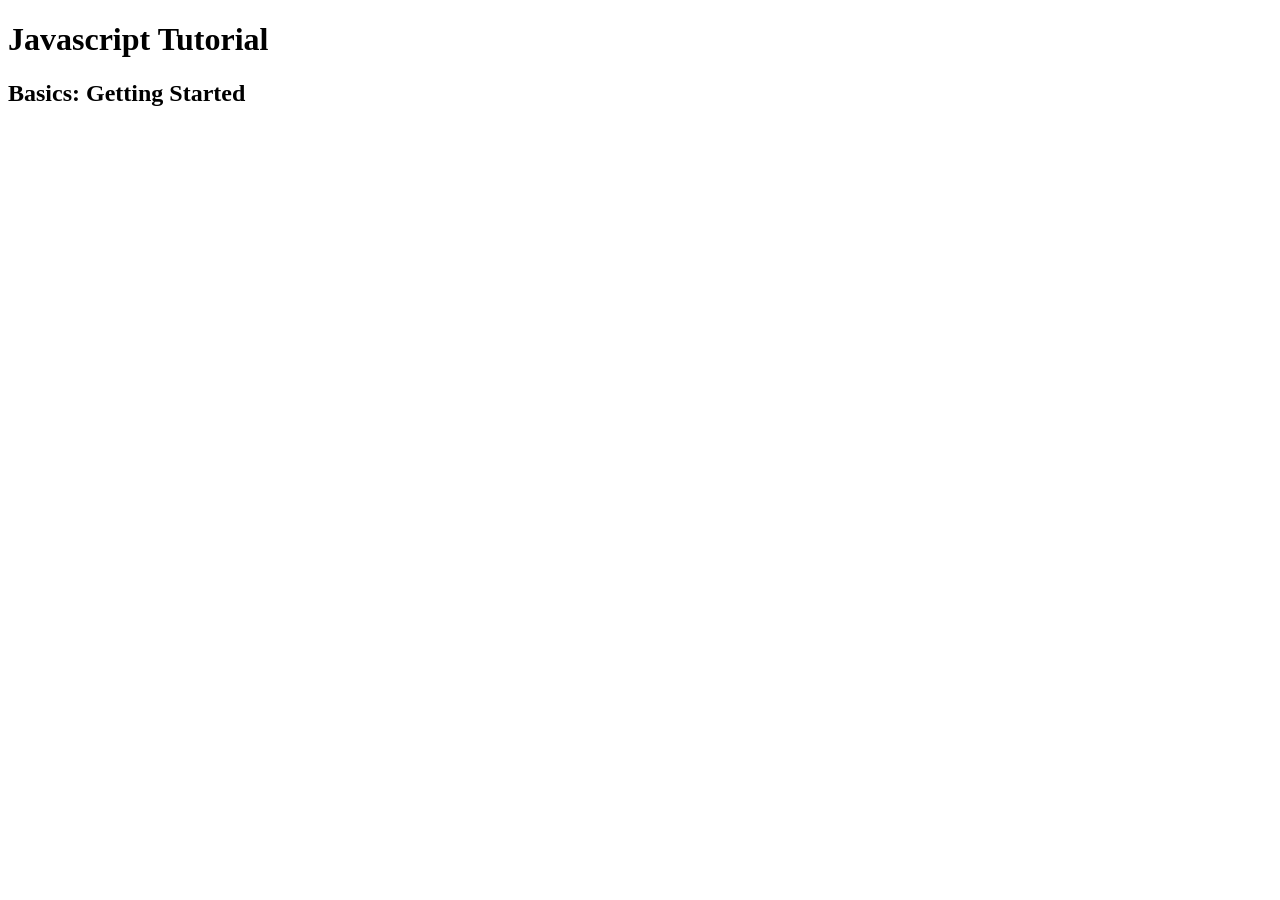
<file: JavaScript/index.html>
<!DOCTYPE html>
<html lang="en">

<head>
  <meta charset="UTF-8">
  <meta name="viewport" content="width=device-width, initial-scale=1.0">
  <meta http-equiv="X-UA-Compatible" content="ie=edge">

  <title>Document</title>
</head>

<body>
  <h1>Javascript Tutorial</h1>
  <h2>Basics: Getting Started</h2>

  <script src="14_object_constructors.js"></script>

</body>

</html>
</file>
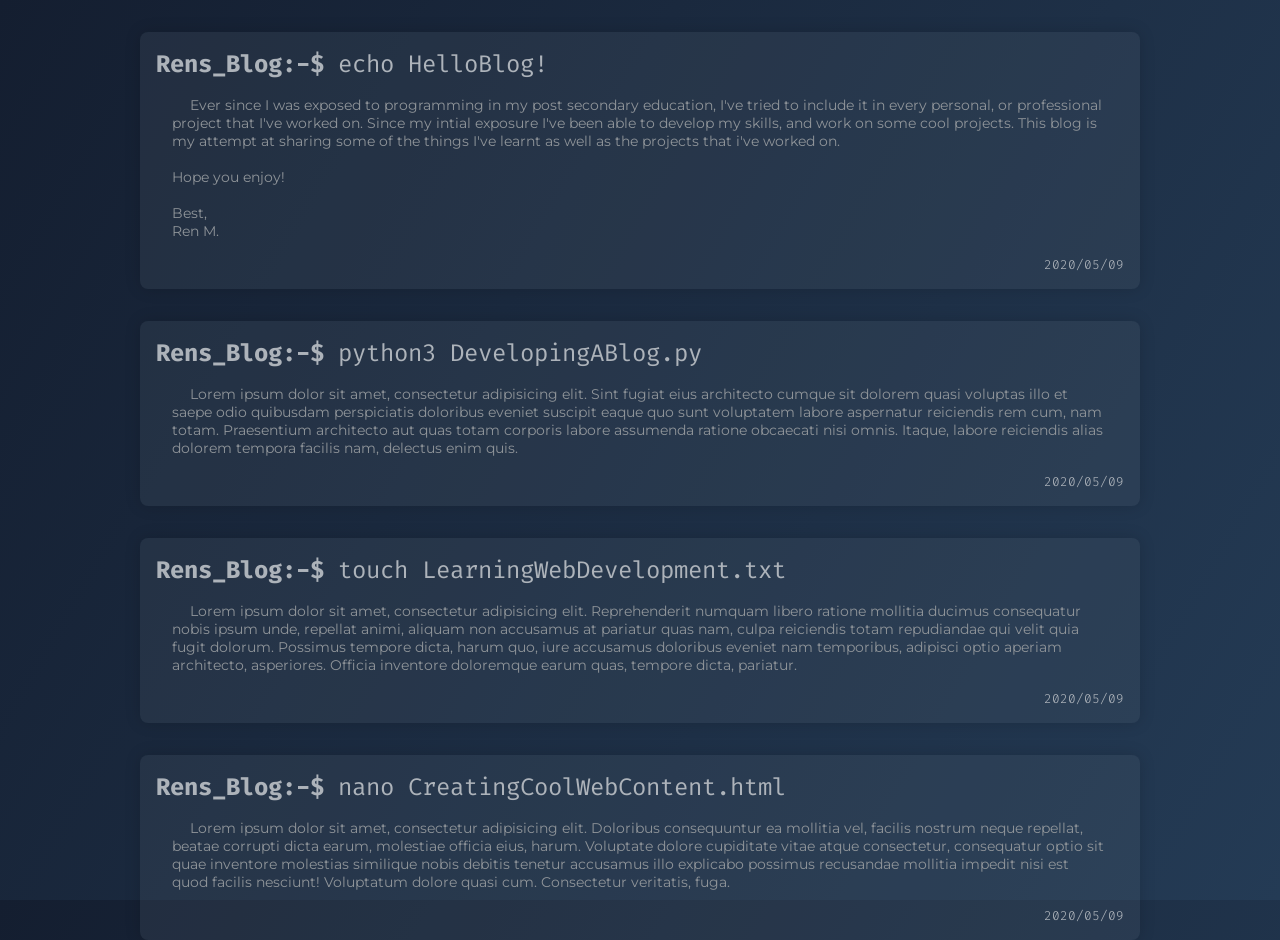
<file: PersonalBlog/index.html>
<!DOCTYPE html>
<html lang="en">


<head>
    <meta charset="UTF-8">
    <meta name="viewport" content="width=device-width, initial-scale=1.0">
    <meta http-equiv="X-UA-Compatible" content="ie=edge">

    <link href="https://fonts.googleapis.com/css?family=Fira+Code:300,400|Montserrat:300,400&display=swap" rel="stylesheet"> <!-- Import Fonts -->

    <link rel="shortcut icon" href="fire_favicon.ico" /> <!-- Link Favicon -->
    <link rel="stylesheet" type="text/css" href="style.css"> <!-- Link Stylesheet -->
    <title>A Blog By Ren</title>

</head>
<body>



    <div id="MainContent">

        <div class="blog_entry" id="Intro">
            <h1>
                <b>Rens_Blog:-$ </b> echo HelloBlog!
            </h1>

            <p>
                &emsp; Ever since I was exposed to programming in my post secondary education, I've tried to include it in every
                personal, or professional project that I've worked on.

                Since my intial exposure I've been able to develop my skills, and work on some cool projects. This blog
                is my attempt at sharing some of the things I've learnt as well as the projects that i've worked on. <br><br>

                Hope you enjoy! <br><br>

                Best, <br>
                Ren M.
            </p>

            <h2 class="Date">2020/05/09</h2>
        </div>


        <div class="blog_entry">
            <h1>
                <b>Rens_Blog:-$ </b> python3 DevelopingABlog.py
            </h1>

            <p>
                &emsp; Lorem ipsum dolor sit amet, consectetur adipisicing elit. Sint fugiat eius architecto cumque sit dolorem quasi voluptas illo et saepe odio quibusdam perspiciatis doloribus eveniet suscipit eaque quo sunt voluptatem labore aspernatur reiciendis rem cum, nam totam. Praesentium architecto aut quas totam corporis labore assumenda ratione obcaecati nisi omnis. Itaque, labore reiciendis alias dolorem tempora facilis nam, delectus enim quis.
            </p>

            <h2 class="Date">2020/05/09</h2>
        </div>


        <div class="blog_entry">
            <h1>
                <b>Rens_Blog:-$ </b> touch LearningWebDevelopment.txt
            </h1>

            <p>
                &emsp; Lorem ipsum dolor sit amet, consectetur adipisicing elit. Reprehenderit numquam libero ratione mollitia ducimus consequatur nobis ipsum unde, repellat animi, aliquam non accusamus at pariatur quas nam, culpa reiciendis totam repudiandae qui velit quia fugit dolorum. Possimus tempore dicta, harum quo, iure accusamus doloribus eveniet nam temporibus, adipisci optio aperiam architecto, asperiores. Officia inventore doloremque earum quas, tempore dicta, pariatur.
            </p>

            <h2 class="Date">2020/05/09</h2>
        </div>


        <div class="blog_entry">
            <h1>
                <b>Rens_Blog:-$ </b> nano CreatingCoolWebContent.html
            </h1>

            <p>
                &emsp; Lorem ipsum dolor sit amet, consectetur adipisicing elit. Doloribus consequuntur ea mollitia vel, facilis nostrum neque repellat, beatae corrupti dicta earum, molestiae officia eius, harum. Voluptate dolore cupiditate vitae atque consectetur, consequatur optio sit quae inventore molestias similique nobis debitis tenetur accusamus illo explicabo possimus recusandae mollitia impedit nisi est quod facilis nesciunt! Voluptatum dolore quasi cum. Consectetur veritatis, fuga.
            </p>

            <h2 class="Date">2020/05/09</h2>
        </div>
    </div>



</body>
</html>
</file>
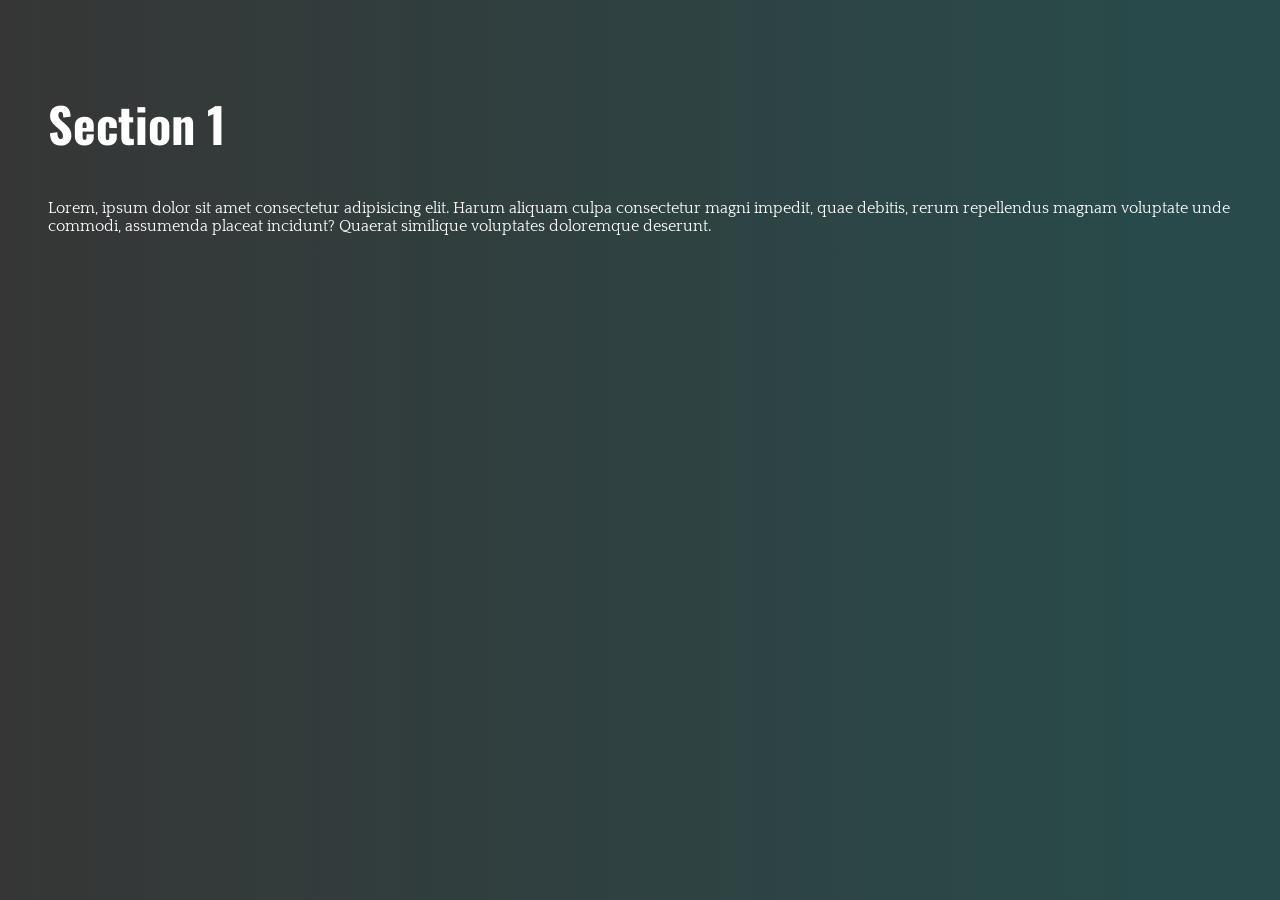
<file: ResponsiveDesign/index.html>
<!DOCTYPE html>
<html lang="en">
<head>
    <meta charset="UTF-8">
    <meta name="viewport" content="width=device-width, initial-scale=1.0">
    <meta http-equiv="X-UA-Compatible" content="ie=edge">
    <link rel="preconnect" href="https://fonts.gstatic.com">
    <link href="https://fonts.googleapis.com/css2?family=Oswald&family=Quattrocento&display=swap" rel="stylesheet">
    <link rel="stylesheet" type="text/css" href="styles/style.css">
    <title>SnapScroll</title>

</head>

<body>

    <div class="scroll-container">
        <section>
          <h2>Section 1</h2>
          <p>Lorem, ipsum dolor sit amet consectetur adipisicing elit. Harum aliquam culpa consectetur magni impedit, quae debitis, rerum repellendus magnam voluptate unde commodi, assumenda placeat incidunt? Quaerat similique voluptates doloremque deserunt.</p>
        </section>

        <section>
          <h2>Section 2</h2>
          <p>Lorem, ipsum dolor sit amet consectetur adipisicing elit. Harum aliquam culpa consectetur magni impedit, quae debitis, rerum repellendus magnam voluptate unde commodi, assumenda placeat incidunt? Quaerat similique voluptates doloremque deserunt.</p>
        </section>

        <section>
          <h2>Section 3</h2>
          <p>Lorem, ipsum dolor sit amet consectetur adipisicing elit. Harum aliquam culpa consectetur magni impedit, quae debitis, rerum repellendus magnam voluptate unde commodi, assumenda placeat incidunt? Quaerat similique voluptates doloremque deserunt.</p>
        </section>

        <section>
          <h2>Section 4</h2>
          <p>Lorem, ipsum dolor sit amet consectetur adipisicing elit. Harum aliquam culpa consectetur magni impedit, quae debitis, rerum repellendus magnam voluptate unde commodi, assumenda placeat incidunt? Quaerat similique voluptates doloremque deserunt.</p>
        </section>
      </div>

</body>
</html>
</file>
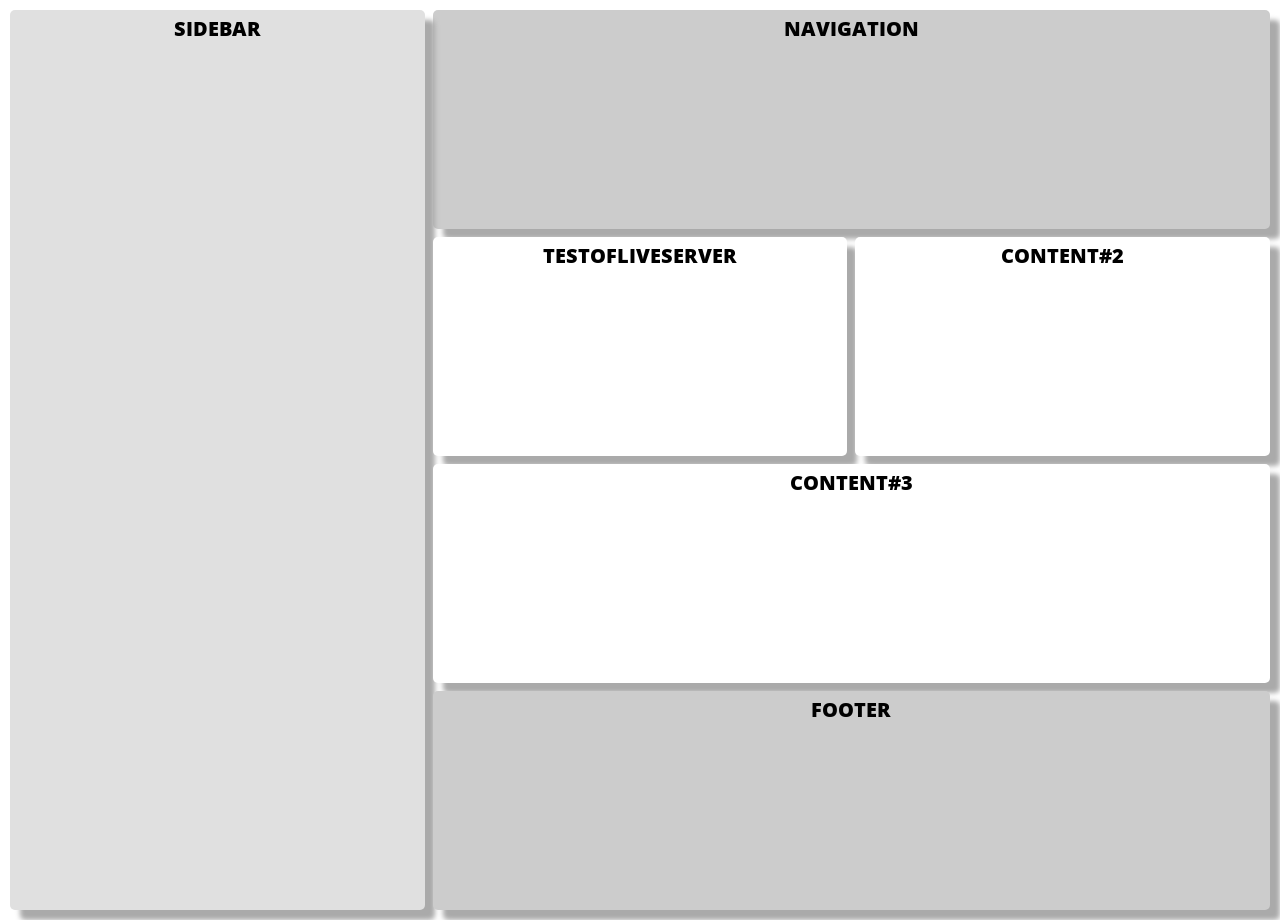
<file: ResponsiveDesign_1/index.html>
<!DOCTYPE html>
<html lang="en">
<head>
    <meta charset="UTF-8">
    <meta name="viewport" content="width=device-width, initial-scale=1.0">
    <meta http-equiv="X-UA-Compatible" content="ie=edge">
    <link rel="preconnect" href="https://fonts.gstatic.com">
    <link href="https://fonts.googleapis.com/css2?family=Open+Sans:wght@400;600&display=swap" rel="stylesheet">
    <link rel="stylesheet" type="text/css" href="styles/style.css">
    <title>ResponsiveDesign</title>

</head>

<body>

    <div class="container">
        <nav>Navigation</nav>
        <div id="sidebar">Sidebar</div>
        <div id="content_1">TestOfLiveServer</div>
        <div id="content_2">Content#2</div>
        <div id="content_3">Content#3</div>
        <footer>Footer</footer>
    </div>

</body>
</html>
</file>
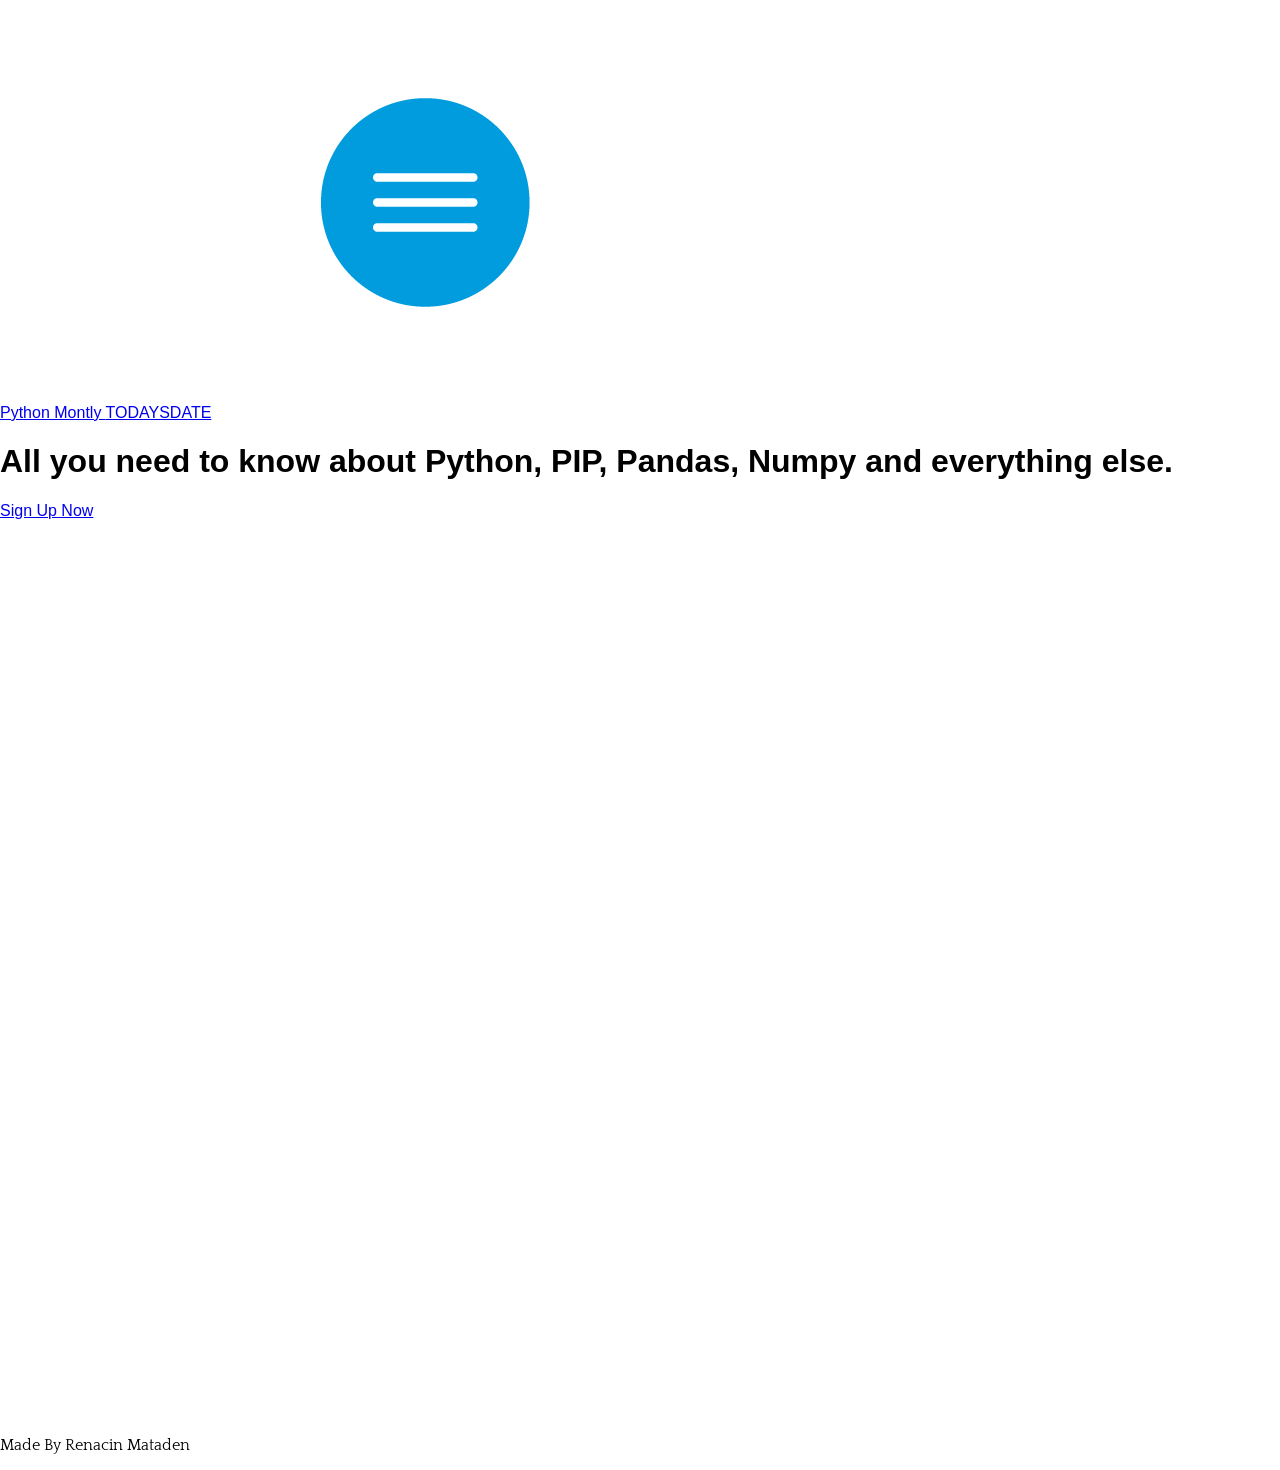
<file: SVG_Backgrounds/index.html>
<!DOCTYPE html>
<html lang="en">

<head>
    <meta charset="UTF-8">
    <meta name="viewport" content="width=device-width, initial-scale=1.0">
    <meta http-equiv="X-UA-Compatible" content="ie=edge">
    <link rel="preconnect" href="https://fonts.gstatic.com">
    <link href="https://fonts.googleapis.com/css2?family=Oswald&family=Quattrocento&display=swap" rel="stylesheet">
    <link rel="stylesheet" type="text/css" href="styles/style.css">
    <title>Design Tutorial | Home</title>

    <!-- Following Caler Edwards Tutorial: https://www.youtube.com/watch?v=TCaktFI3wCA -->
    <!-- SVG Backgrounds In Responsive Website -->
</head>


<body>

    <!-- Organize Different Sections Effectively! | HEADER SECTION -->
    <header>

        <!-- Main Navigation -->
        <nav>
            <a href="#">Python Montly <span>TODAYSDATE</span></a>
            <a href="#"><img src="images/nav_icon-04.png" alt="NavIcon"></a>
        </nav>

        <!-- Main Body -->
        <h1>All you need to know about Python, PIP, Pandas, Numpy and everything else.</h1>
        <a href="#" class="btnOutline">Sign Up Now</a>

    </header>

    <!-- Main Section -->
    <section class="mainbody">
        <p></p>
    </section>

    <!-- Last Sction On Page Should Be | Footer Section -->
    <footer>
        <p>Made By Renacin Mataden</p>
    </footer>

</body>

</html>
</file>
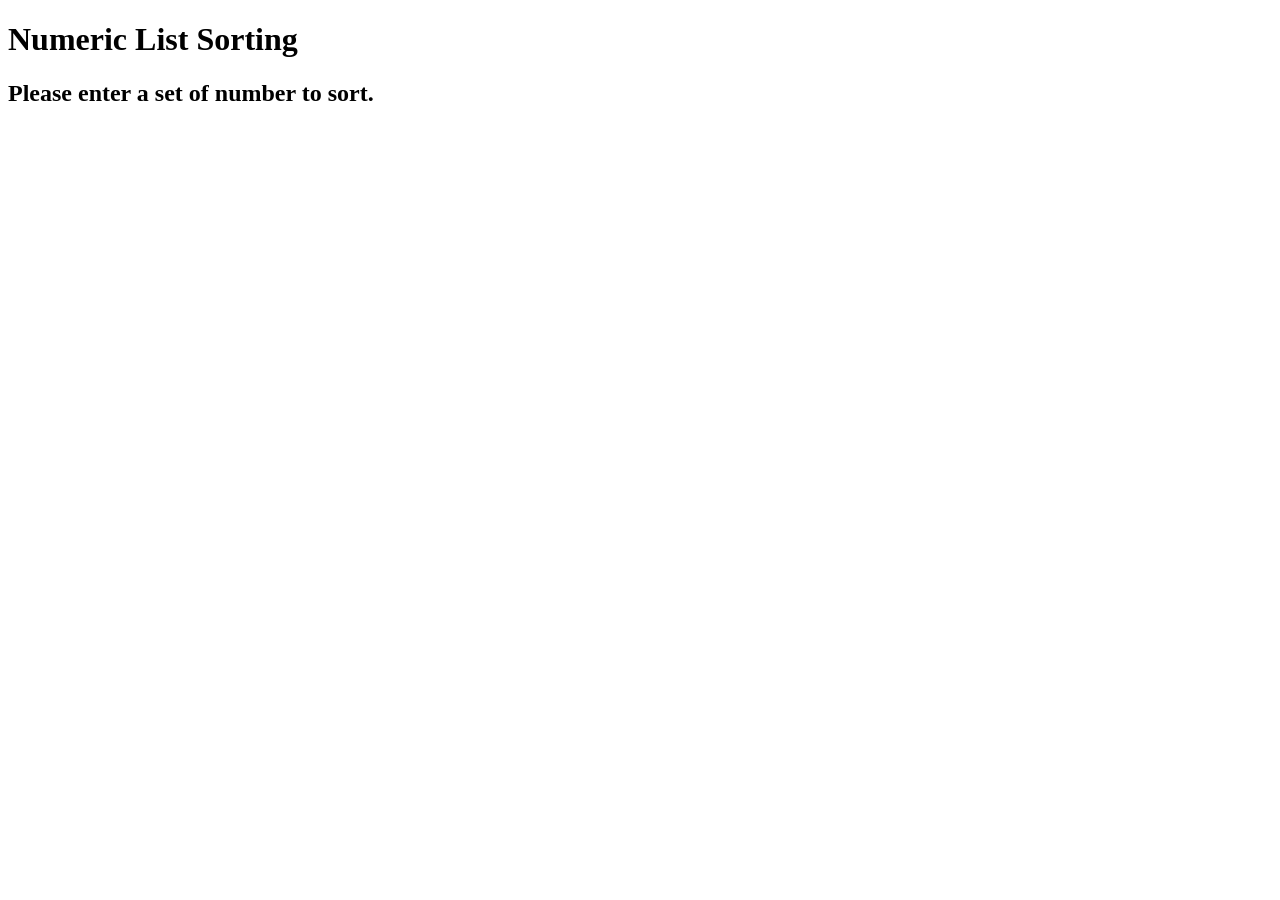
<file: JavaScript/Test_Websites/index.html>
<!DOCTYPE html>
<html lang="en">

<head>
  <meta charset="UTF-8">
  <meta name="viewport" content="width=device-width, initial-scale=1.0">
  <meta http-equiv="X-UA-Compatible" content="ie=edge">

  <title>Sort List</title>
</head>

<body>
  <h1>Numeric List Sorting</h1>
  <h2>Please enter a set of number to sort.</h2>

  <script src="script.js"></script>

</body>

</html>
</file>
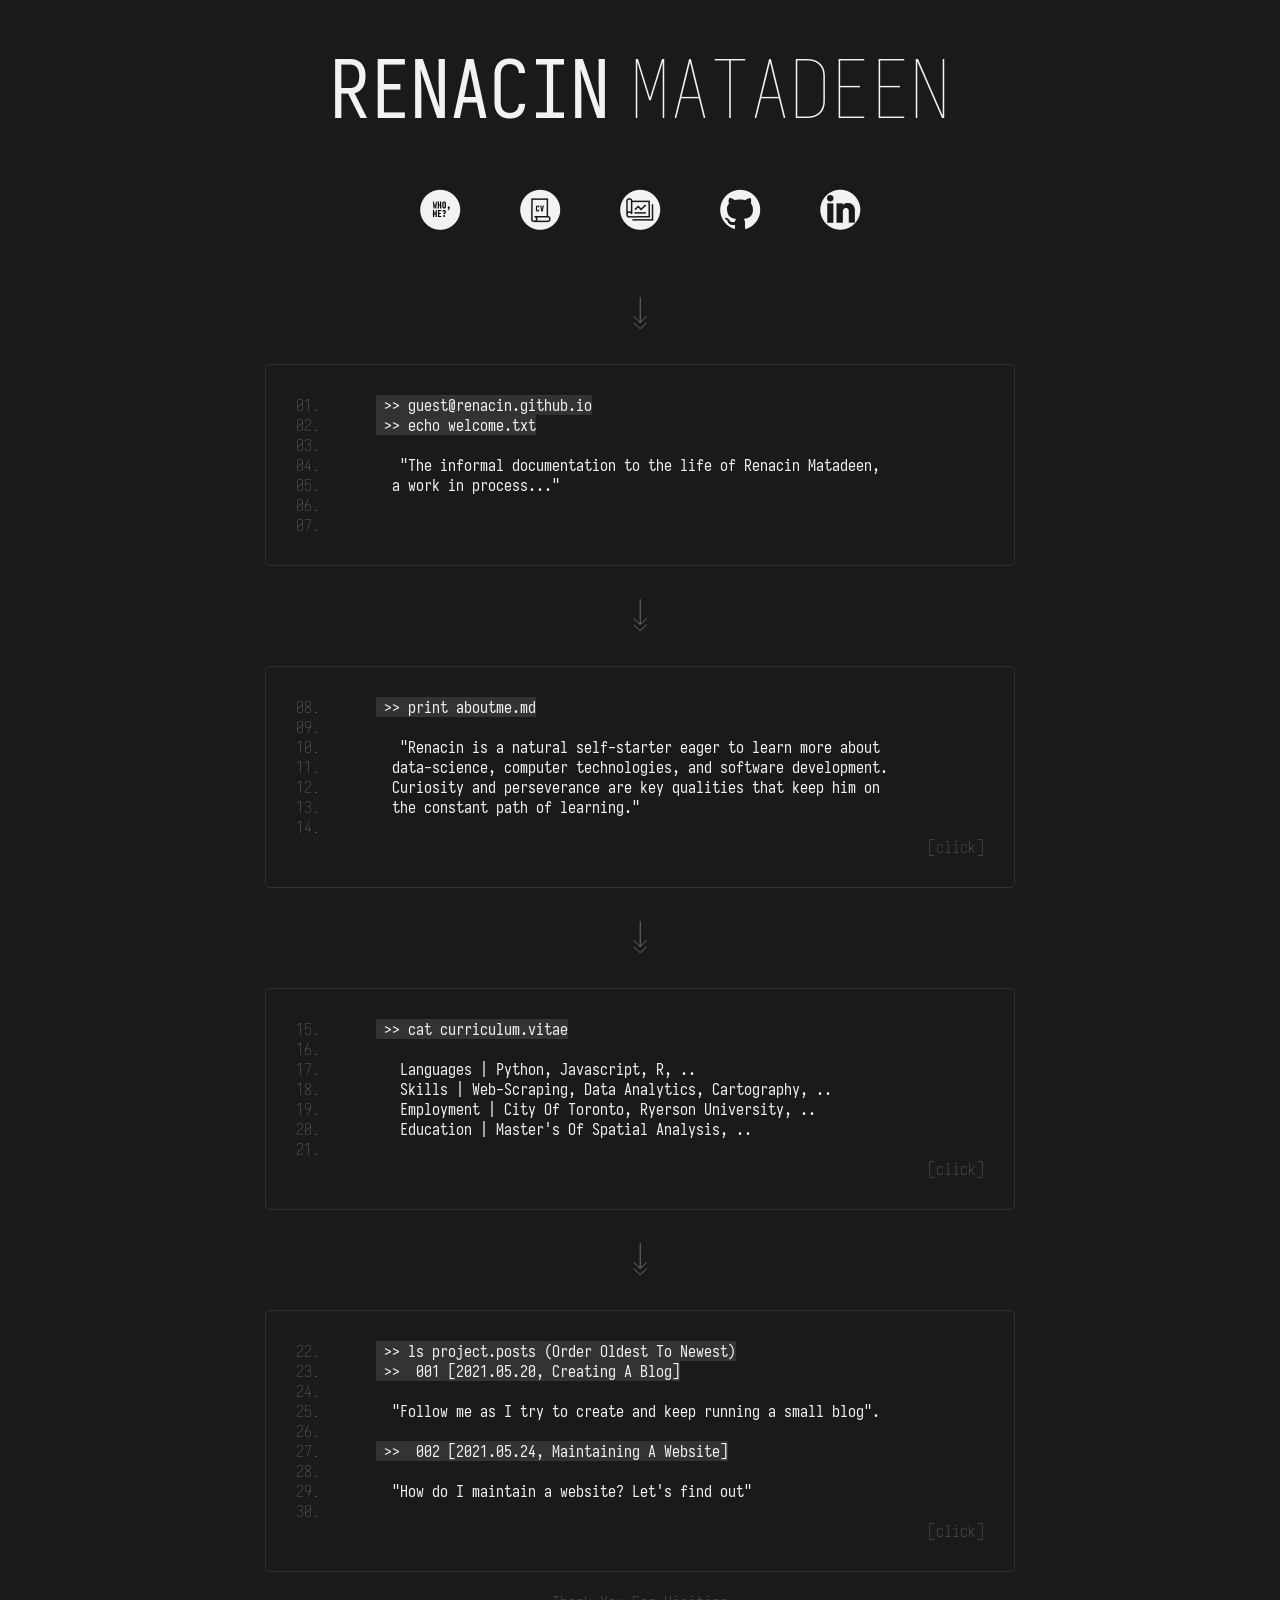
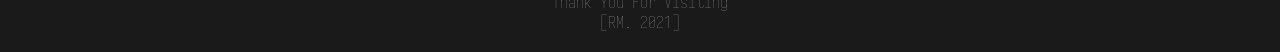
<file: PersonalWebsite/Main/index.html>
<!DOCTYPE html>
<html lang="en">

<!-- Meta Of HTML Page -->
<head>
    <meta charset="UTF-8">
    <meta name="viewport" content="width=device-width, initial-scale=1.0">
    <meta http-equiv="X-UA-Compatible" content="ie=edge">
    <link rel="stylesheet" type="text/css" href="style.css">

    <title>Renacin M.</title>
</head>


<!-- Main Body Of WebPage -->
<body>


    <!-- Element #1 Name Header -->
    <div class="add_items">
        <p>&emsp;</p>
        <p>&emsp;</p>
        <a href="index.html" title="Main">
            <p class="ans_colr">
                <span id="FirstName">RENACIN</span><span id="LastName">MATADEEN</span>
            </p>
        </a>
        <p>&emsp;</p>
    </div>


    <!-- Element #2 Navigation Header -->
    <div class="add_items">
        <ul class=nav_list>

            <!-- Link To About Me Page -->
            <a href="zPages/about/index.html">
                <li class="ans_colr" id="nav_items"><img src="images/abouticon.png" class="icon_images" title="About Me"></li>
            </a>

            <!-- Link To Entire Curriculum Vitae -->
            <a href="zPages/cv/index.html">
                <li class="ans_colr" id="nav_items"> <img src="images/cvicon.png" class="icon_images" title="Curriculum Vitae"> </li>
            </a>

            <!-- Link To Projects Page -->
            <a href="zPages/projects/index.html">
                <li class="ans_colr" id="nav_items"> <img src="images/projectsicon.png" class="icon_images" title="Personal Projects"> </li>
            </a>

            <!-- Github Link-->
            <a href="https://github.com/renacin">
                <li class="ans_colr" id="nav_items"> <img src="images/githubicon.png" class="icon_images" title="Github Link"> </li>
            </a>

            <!-- Linkedin Link-->
            <a href="https://www.linkedin.com/in/renacin/">
                <li class="ans_colr" id="nav_items"> <img src="images/linkedinicon.png" class="icon_images" title="Linkedin Link"> </li>
            </a>

        </ul>
    </div>


    <!-- Scroll Graphic -->
    <img src="images/scrollarrow.png" class="scrollicon">


    <!-- Element #2 Welcome Blurb-->
    <div class="blurb" id="Welcome">
        <p>
            <span class="ans_colr">01.</span> &emsp;&emsp;&emsp;&emsp;&emsp;&emsp;<span class="code_back"> >>&ensp;guest@renacin.github.io </span><br>
            <span class="ans_colr">02.</span> &emsp;&emsp;&emsp;&emsp;&emsp;&emsp;<span class="code_back"> >>&ensp;echo welcome.txt </span><br>
            <span class="ans_colr">03.</span> <br>
            <span class="ans_colr">04.</span> &emsp;&emsp;&emsp;&emsp;&ensp;&emsp;&emsp;&emsp; "The informal documentation to the life of Renacin Matadeen, <br>
            <span class="ans_colr">05.</span> &emsp;&emsp;&emsp;&ensp;&emsp;&emsp;&emsp; a work in process..." <br>
            <span class="ans_colr">06.</span> <br>
            <span class="ans_colr">07.</span> <br>
        </p>
    </div>


    <!-- Scroll Graphic -->
    <img src="images/scrollarrow.png" class="scrollicon">


    <!-- Element #3 About Me Blurb-->
    <a style="display:block" href="zPages/about/index.html">
        <div class="blurb" id="About_Brief">
            <p>
                <span class="ans_colr">08.</span> &emsp;&emsp;&emsp;&emsp;&emsp;&emsp;<span class="code_back"> >>&ensp;print aboutme.md </span><br>
                <span class="ans_colr">09.</span> <br>
                <span class="ans_colr">10.</span> &emsp;&emsp;&emsp;&emsp;&emsp;&emsp;&emsp;&ensp; "Renacin is a natural self-starter eager to learn more about <br>
                <span class="ans_colr">11.</span> &emsp;&emsp;&emsp;&ensp;&emsp;&emsp;&emsp; data-science, computer technologies, and software development. <br>
                <span class="ans_colr">12.</span> &emsp;&emsp;&emsp;&ensp;&emsp;&emsp;&emsp; Curiosity and perseverance are key qualities that keep him on <br>
                <span class="ans_colr">13.</span> &emsp;&emsp;&emsp;&ensp;&emsp;&emsp;&emsp; the constant path of learning." <br>
                <span class="ans_colr">14.</span> <br>
            </p>
            <p align="right">
                <span class="ans_colr">[click]</span>
            </p>
        </div>
    </a>


    <!-- Scroll Graphic -->
    <img src="images/scrollarrow.png" class="scrollicon">


    <!-- Element #4 C.V-->
    <a style="display:block" href="zPages/cv/index.html">
        <div class="blurb" id="CurriculumVitae">
            <p>
                <span class="ans_colr">15.</span> &emsp;&emsp;&emsp;&emsp;&emsp;&emsp;<span class="code_back"> >>&ensp;cat curriculum.vitae </span><br>
                <span class="ans_colr">16.</span> <br>
                <span class="ans_colr">17.</span> &emsp;&emsp;&emsp;&ensp;&emsp;&emsp;&emsp;&ensp; Languages | Python, Javascript, R, .. <br>
                <span class="ans_colr">18.</span> &emsp;&emsp;&emsp;&ensp;&emsp;&emsp;&emsp;&ensp; Skills | Web-Scraping, Data Analytics, Cartography, .. <br>
                <span class="ans_colr">19.</span> &emsp;&emsp;&emsp;&ensp;&emsp;&emsp;&emsp;&ensp; Employment | City Of Toronto, Ryerson University, .. <br>
                <span class="ans_colr">20.</span> &emsp;&emsp;&emsp;&ensp;&emsp;&emsp;&emsp;&ensp; Education | Master's Of Spatial Analysis, .. <br>
                <span class="ans_colr">21.</span> <br>
            </p>
            <p align="right">
                <span class="ans_colr">[click]</span>
            </p>
        </div>
    </a>


    <!-- Scroll Graphic -->
    <img src="images/scrollarrow.png" class="scrollicon">


    <!-- Element #5 Projects -->
    <a style="display:block" href="zPages/projects/index.html">
        <div class="blurb" id="ProjectsAndBlog">
            <p>
                <span class="ans_colr">22.</span> &emsp;&emsp;&emsp;&emsp;&emsp;&emsp;<span class="code_back"> >>&ensp;ls project.posts (Order Oldest To Newest)</span><br>
                <span class="ans_colr">23.</span> &emsp;&emsp;&emsp;&emsp;&emsp;&emsp;<span class="code_back"> >>&ensp; 001 [2021.05.20, Creating A Blog] </span><br>
                <span class="ans_colr">24.</span> <br>
                <span class="ans_colr">25.</span> &emsp;&emsp;&emsp;&ensp;&emsp;&emsp;&emsp; "Follow me as I try to create and keep running a small blog". <br>
                <span class="ans_colr">26.</span> <br>
                <span class="ans_colr">27.</span> &emsp;&emsp;&emsp;&emsp;&emsp;&emsp;<span class="code_back"> >>&ensp; 002 [2021.05.24, Maintaining A Website] </span><br>
                <span class="ans_colr">28.</span> <br>
                <span class="ans_colr">29.</span> &emsp;&emsp;&emsp;&ensp;&emsp;&emsp;&emsp; "How do I maintain a website? Let's find out" <br>
                <span class="ans_colr">30.</span> <br>
            </p>
            <p align="right">
                <span class="ans_colr">[click]</span>
            </p>
        </div>
    </a>


    <!-- Misc CP -->
    <div class="add_items">
        <p>&emsp;</p>
        <p class="ans_colr">Thank You For Visiting</p>
        <p class="ans_colr">[RM. 2021]</p>
        <p>&emsp;</p>
    </div>
</body>
</html>
</file>
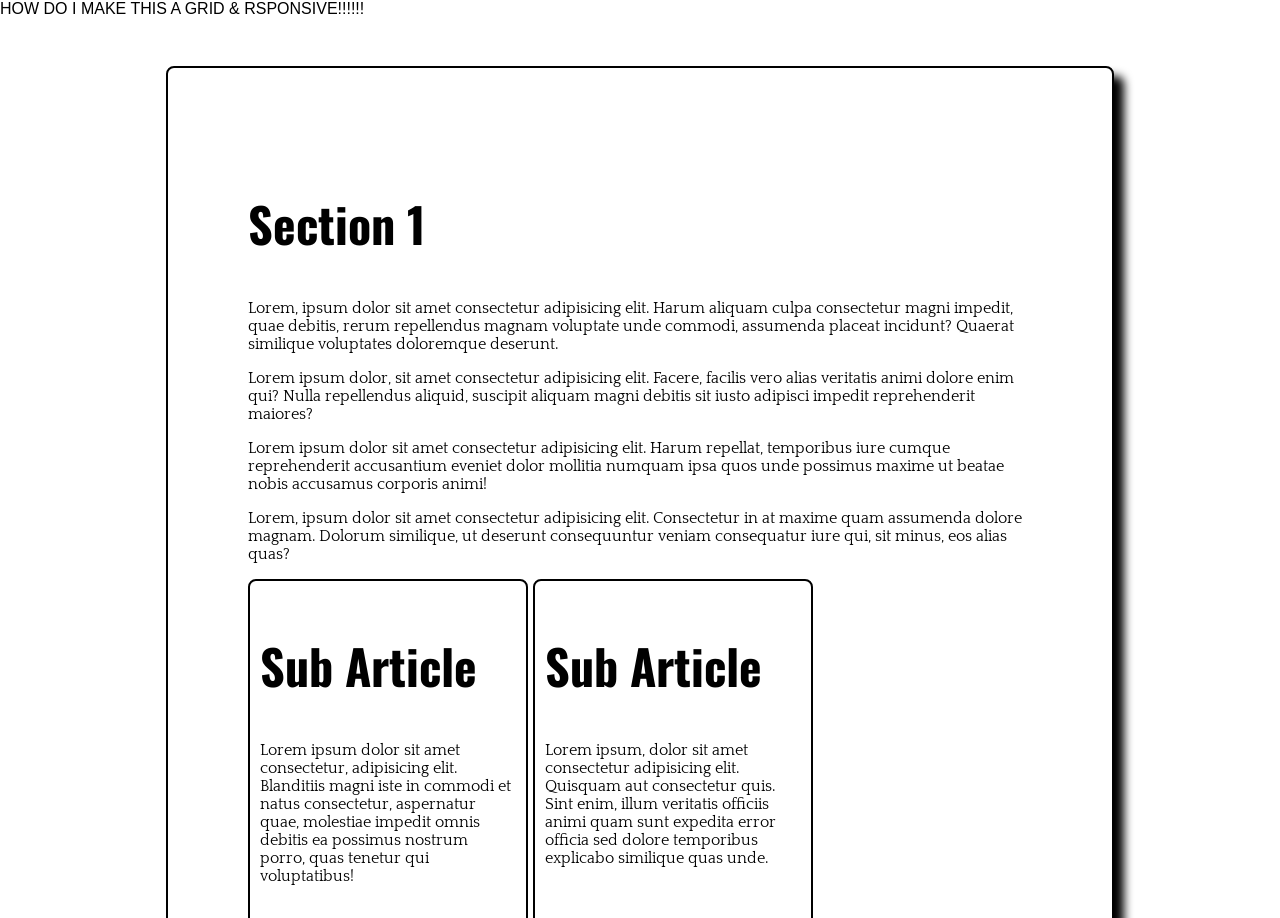
<file: SnapScrollSections/Attempt_2/index.html>
<!DOCTYPE html>
<html lang="en">
<head>
    <meta charset="UTF-8">
    <meta name="viewport" content="width=device-width, initial-scale=1.0">
    <meta http-equiv="X-UA-Compatible" content="ie=edge">
    <link rel="preconnect" href="https://fonts.gstatic.com">
    <link href="https://fonts.googleapis.com/css2?family=Oswald&family=Quattrocento&display=swap" rel="stylesheet">
    <link rel="stylesheet" type="text/css" href="styles/style.css">
    <title>SnapScrollSections</title>

</head>

<body>

  HOW DO I MAKE THIS A GRID & RSPONSIVE!!!!!!

    <div class="scroll-container">
        <section>

          <div class= "desc_container" id="title">
            <h2>Section 1</h2>

            <p>Lorem, ipsum dolor sit amet consectetur adipisicing elit. Harum aliquam culpa consectetur magni impedit, quae debitis, rerum repellendus magnam voluptate unde commodi, assumenda placeat incidunt? Quaerat similique voluptates doloremque deserunt.</p>
            <p>Lorem ipsum dolor, sit amet consectetur adipisicing elit. Facere, facilis vero alias veritatis animi dolore enim qui? Nulla repellendus aliquid, suscipit aliquam magni debitis sit iusto adipisci impedit reprehenderit maiores?</p>
            <p>Lorem ipsum dolor sit amet consectetur adipisicing elit. Harum repellat, temporibus iure cumque reprehenderit accusantium eveniet dolor mollitia numquam ipsa quos unde possimus maxime ut beatae nobis accusamus corporis animi!</p>
            <p>Lorem, ipsum dolor sit amet consectetur adipisicing elit. Consectetur in at maxime quam assumenda dolore magnam. Dolorum similique, ut deserunt consequuntur veniam consequatur iure qui, sit minus, eos alias quas?</p>
          
            <div class="subcontainer" id="title">
              <h2>Sub Article</h2>
              <p>Lorem ipsum dolor sit amet consectetur, adipisicing elit. Blanditiis magni iste in commodi et natus consectetur, aspernatur quae, molestiae impedit omnis debitis ea possimus nostrum porro, quas tenetur qui voluptatibus!</p>
            </div>

            <div class="subcontainer" id="title">
              <h2>Sub Article</h2>
              <p>Lorem ipsum, dolor sit amet consectetur adipisicing elit. Quisquam aut consectetur quis. Sint enim, illum veritatis officiis animi quam sunt expedita error officia sed dolore temporibus explicabo similique quas unde.</p>
            </div>
          </div>

        </section>

        <section>
          <div class= "desc_container">
            <h2>Section 1</h2>

            <p>Lorem ipsum dolor sit amet consectetur adipisicing elit. Quaerat sit asperiores impedit nemo inventore dicta nostrum dolor possimus minima modi consequatur quasi sequi omnis voluptatem, cupiditate autem ipsa delectus atque!</p>
            <p>Lorem, ipsum dolor sit amet consectetur adipisicing elit. Harum aliquam culpa consectetur magni impedit, quae debitis, rerum repellendus magnam voluptate unde commodi, assumenda placeat incidunt? Quaerat similique voluptates doloremque deserunt.</p>
            <p>Lorem ipsum dolor sit, amet consectetur adipisicing elit. Dolores quis molestiae temporibus ex non cumque maxime quo dolorum iste deserunt libero, magnam, quod eveniet voluptatum ipsa tempore provident corrupti delectus!</p>
            <P>Lorem ipsum dolor sit amet consectetur adipisicing elit. Eaque sunt quia necessitatibus, explicabo sequi magnam molestias ipsa consequatur itaque repellat? Rem qui debitis tenetur ipsa animi, corrupti blanditiis iure numquam?</P>
            
            <div  class="subcontainer"> Container 1 </div>
            <div  class="subcontainer"> Container 2 </div>

          </div>
        </section>

        <section>
          <div class= "desc_container">
            <h2>Section 3</h2>

            <p>Lorem ipsum dolor, sit amet consectetur adipisicing elit. Nisi ut repellat reiciendis doloremque dolorum incidunt. Excepturi velit eum minus corporis accusamus nulla rem ipsa illo molestiae, ad doloribus nihil animi.</p>
            <p>Lorem, ipsum dolor sit amet consectetur adipisicing elit. Harum aliquam culpa consectetur magni impedit, quae debitis, rerum repellendus magnam voluptate unde commodi, assumenda placeat incidunt? Quaerat similique voluptates doloremque deserunt.</p>
            <P>Lorem ipsum dolor sit amet, consectetur adipisicing elit. Neque quas iusto ratione, exercitationem earum quos ab. Officia laudantium magnam quos provident, dolorum quidem velit doloribus dicta reiciendis incidunt accusantium optio.</P>
            
            <div> Container 1 </div>
            <div> Container 2 </div>

          </div>
        </section>

        <section>
          <div class= "desc_container">
            <h2>Section 4</h2>
            
            <p>Lorem ipsum dolor sit amet consectetur adipisicing elit. Debitis ab dignissimos, quos perferendis vel nesciunt repellat mollitia iure quisquam aliquam velit ducimus, eius tempora fugiat aut consequatur sapiente, nulla unde!</p>
            <p>Lorem, ipsum dolor sit amet consectetur adipisicing elit. Harum aliquam culpa consectetur magni impedit, quae debitis, rerum repellendus magnam voluptate unde commodi, assumenda placeat incidunt? Quaerat similique voluptates doloremque deserunt.</p>
            <P>Lorem, ipsum dolor sit amet consectetur adipisicing elit. Reiciendis repellat ut, a rerum accusantium maiores, facilis expedita maxime minus dicta quibusdam dolorem qui hic voluptates velit fugit in quaerat porro!</P>
          
            <div> Container 1 </div>
            <div> Container 2 </div>
            
          </div>
        </section>
      </div>

</body>
</html>
</file>
<file: PersonalBlog/style.css>
/* Clear Any Styles Applied To The Basic Template */

* {
    margin: 0;
    padding: 0;
    border: 0;
    box-sizing: border-box;
}
html {
    height: 100%;
    background-image: linear-gradient(120deg, #141e30, #243b55);

    font-family: 'Fira Code', sans-serif;
    font-weight: 400;
    font-size: 100%;
    color: #adb3ba;
}

h1 {
    font-family: 'Fira Code', sans-serif;
    font-weight: 400;
    font-size: 150%;
}

p {
    font-family: 'Montserrat', sans-serif;
    font-weight: 400;
    font-size: 90%;
    color: #8f9499;

    padding:1rem;
}

#MainContent{
    margin: 20px auto;
    width: 90%;
    height: 100%;

    max-width: 1000px;
    min-width: 400px;
}

.blog_entry {
    margin: 2rem auto;
    background-color: rgba(85, 100, 117, 0.2);
    box-shadow: 0 0 1rem 0 rgba(0, 0, 0, 0.15);
    border-radius: 0.5rem;
    padding: 1rem;
}

.blog_entry:hover {
    padding: 2rem;
    background-color: rgba(85, 100, 117, 0.5);
    box-shadow: 0 0 1rem 0 rgba(0, 0, 0, 0.3);
    font-size: 110%;
}

.Date {
    font-weight: 300;
    font-size: 80%;
    text-transform: uppercase;
    text-align: right;
}
</file>
<file: ResponsiveDesign/styles/style.css>
/* -------------------------------------------------------------------------- */
/* Apply Basic Styling To Main Elements, And Parent That Contains Elements Too Snap To*/
body {
  margin: 0;
  font-family: 'Roboto', sans-serif;
}

h2 {
  font-size: 3em;
  font-family: 'Oswald', sans-serif;
}

p {
  font-size: 1em;
  font-family: 'Quattrocento', serif;
}

/* -------------------------------------------------------------------------- */
/* Apply Basic Styling To Main Elements, And Parent That Contains Elements Too Snap To*/
.scroll-container {
  height: 100vh;
  overflow-y: scroll;
  -ms-scroll-snap-type: y proximity;
      scroll-snap-type: y proximity;
}

section {
  padding: 3em;
  height: calc(100vh - 6em);
  color: white;
  scroll-snap-align: start;
}

section:nth-of-type(1) {
  background: black;
  background: -webkit-gradient(linear, left top, right top, from(#363636), color-stop(90%, #294a4a));
  background: linear-gradient(90deg, #363636 0%, #294a4a 90%);
}

section:nth-of-type(2) {
  background: black;
  background: -webkit-gradient(linear, left top, right top, from(#363636), color-stop(90%, #294a4a));
  background: linear-gradient(90deg, #363636 0%, #294a4a 90%);
}

section:nth-of-type(3) {
  background: black;
  background: -webkit-gradient(linear, left top, right top, from(#363636), color-stop(90%, #294a4a));
  background: linear-gradient(90deg, #363636 0%, #294a4a 90%);
}

section:nth-of-type(4) {
  background: black;
  background: -webkit-gradient(linear, left top, right top, from(#363636), color-stop(90%, #294a4a));
  background: linear-gradient(90deg, #363636 0%, #294a4a 90%);
}
/*# sourceMappingURL=style.css.map */
</file>
<file: ResponsiveDesign_1/styles/style.css>
/* -------------------------------------------------------------------------- */
/* Clear Any Styles Applied To The Basic Template */
* {
  margin: 0;
  padding: 0;
  border: 0;
}

:root {
  --main-radius: 5px;
  --main-padding: 5px;
  --box-shadow: 10px 10px 5px #aaaaaa;
}

/* -------------------------------------------------------------------------- */
.container {
  display: -ms-grid;
  display: grid;
  height: 100vh;
  padding: 10px;
  font-family: 'Open Sans', sans-serif;
  font-weight: 800;
  font-size: 20px;
  text-transform: uppercase;
  text-align: center;
  -ms-grid-columns: 1fr 1fr 1fr;
      grid-template-columns: 1fr 1fr 1fr;
  -ms-grid-rows: 1fr 1fr 1fr 1fr;
      grid-template-rows: 1fr 1fr 1fr 1fr;
      grid-template-areas: "sidebar nav nav" "sidebar content_1 content_2" "sidebar content_3 content_3" "sidebar footer footer";
  grid-gap: 0.5rem;
}

nav {
  background-color: #CCCCCC;
  -ms-grid-row: 1;
  -ms-grid-column: 2;
  -ms-grid-column-span: 2;
  grid-area: nav;
  border-radius: var(--main-radius);
  padding: var(--main-padding);
  -webkit-box-shadow: var(--box-shadow);
          box-shadow: var(--box-shadow);
}

#sidebar {
  background-color: #E0E0E0;
  -ms-grid-row: 1;
  -ms-grid-row-span: 4;
  -ms-grid-column: 1;
  grid-area: sidebar;
  border-radius: var(--main-radius);
  padding: var(--main-padding);
  -webkit-box-shadow: var(--box-shadow);
          box-shadow: var(--box-shadow);
}

#content_1 {
  background-color: #FFFFFF;
  -ms-grid-row: 2;
  -ms-grid-column: 2;
  grid-area: content_1;
  border-radius: var(--main-radius);
  padding: var(--main-padding);
  -webkit-box-shadow: var(--box-shadow);
          box-shadow: var(--box-shadow);
}

#content_2 {
  background-color: #FFFFFF;
  -ms-grid-row: 2;
  -ms-grid-column: 3;
  grid-area: content_2;
  border-radius: var(--main-radius);
  padding: var(--main-padding);
  -webkit-box-shadow: var(--box-shadow);
          box-shadow: var(--box-shadow);
}

#content_3 {
  background-color: #FFFFFF;
  -ms-grid-row: 3;
  -ms-grid-column: 2;
  -ms-grid-column-span: 2;
  grid-area: content_3;
  border-radius: var(--main-radius);
  padding: var(--main-padding);
  -webkit-box-shadow: var(--box-shadow);
          box-shadow: var(--box-shadow);
}

footer {
  background-color: #CCCCCC;
  -ms-grid-row: 4;
  -ms-grid-column: 2;
  -ms-grid-column-span: 2;
  grid-area: footer;
  border-radius: var(--main-radius);
  padding: var(--main-padding);
  -webkit-box-shadow: var(--box-shadow);
          box-shadow: var(--box-shadow);
}

@media only screen and (max-width: 800px) {
  .container {
    -ms-grid-columns: 1fr;
        grid-template-columns: 1fr;
    -ms-grid-rows: 1fr 1fr 1fr 1fr 1fr 1fr;
        grid-template-rows: 1fr 1fr 1fr 1fr 1fr 1fr;
        grid-template-areas: "nav" "sidebar" "content_1" "content_2" "content_3" "footer";
  }
}
/*# sourceMappingURL=style.css.map */
</file>
<file: SVG_Backgrounds/styles/style.css>
/* -------------------------------------------------------------------------- */
/* Apply Basic Styling To Main Elements, And Parent That Contains Elements Too Snap To*/
/* -------------------------------------------------------------------------- */
/* Apply Basic Styling To Main Elements, And Parent That Contains Elements Too Snap To*/
body {
  margin: 0;
  padding: 0;
  font-family: 'Roboto', sans-serif;
}

h2 {
  font-size: 3em;
  font-family: 'Oswald', sans-serif;
}

p {
  font-size: 1em;
  font-family: 'Quattrocento', serif;
}

/* -------------------------------------------------------------------------- */
/* Apply Basic Styling To Main Elements, And Parent That Contains Elements Too Snap To*/
.scroll-container {
  height: 100vh;
  overflow-y: scroll;
  -ms-scroll-snap-type: y proximity;
      scroll-snap-type: y proximity;
}

.desc_container {
  display: block;
  height: 80vh;
  margin-left: 10%;
  margin-right: 10%;
  border: 2px solid white;
  border-radius: 0.5em;
  padding: 5em;
  -webkit-box-shadow: 10px 10px 10px white;
          box-shadow: 10px 10px 10px white;
}

.desc_container#title {
  -webkit-box-shadow: 10px 10px 10px black;
          box-shadow: 10px 10px 10px black;
}

.subcontainer {
  margin: 0 auto;
  display: inline-block;
  vertical-align: top;
  height: 40vh;
  width: 20vw;
  padding: 10px;
  border: 2px solid white;
  border-radius: 0.5em;
}

#title {
  color: black;
  background-color: white;
  border: 2px solid black;
}

section {
  padding: 3em;
  height: calc(100vh - 6em);
  color: white;
  scroll-snap-align: start;
}

section:nth-of-type(1) {
  background: white;
}

section:nth-of-type(2) {
  background: #eb6133;
}

section:nth-of-type(3) {
  background: #1a1a1e;
}

section:nth-of-type(4) {
  background: #808088;
}
/*# sourceMappingURL=style.css.map */
</file>
<file: PersonalWebsite/Main/style.css>
/* -------------------------------------------------------------------------- */
/* Clear Any Styles Applied To The Basic Template */
* {
    margin: 0;
    padding: 0;
    border: 0;
    box-sizing: border-box;
}

@font-face {
    font-family: 'IosevkaRegular';
    src: url('fonts/iosevka_regular.ttf') format('truetype');
    font-weight: normal;
    font-style: normal;
}

@font-face {
    font-family: 'IosevkaThin';
    src: url('fonts/iosevka_thin.ttf') format('truetype');
    font-weight: normal;
    font-style: normal;
}

a {
    text-decoration:none;
    cursor:pointer;
}

/* -------------------------------------------------------------------------- */
/* CSS Behind Most Elements */
html {
    background-color: #1A1A1A;
    color:#F2F2F2;
    font-family: 'IosevkaRegular';
    min-width:800px;
}

.ans_colr {
    color: #949494;
    font-family: 'IosevkaThin';
}


/* -------------------------------------------------------------------------- */
/* CSS Behind Header Elements */
.add_items {
    margin: auto;
    text-align: center;
    display: table;
    margin: 0px auto;
}


/* CSS Behind Navigation Header */
.nav_list {
    list-style-type: none;
}

#nav_items {
    float: left;
    margin: 0px;
}

.nav_item_h:hover {
    background-color: #0D0D0D;
}


.navlink {
    color: #949494;
    font-family: 'IosevkaThin';
    text-decoration: none;
}

.navlink:hover {
    text-decoration:none;
    cursor:pointer;
    background-color: #0D0D0D;
}

/* CSS For My Name */
#FirstName {
    font-size: 80px;
    margin: 40px auto;
    font-family: 'IosevkaRegular';
    color:#F2F2F2;
    margin: 10px;

}

#LastName {
    font-size: 80px;
    margin: 40px auto;
    font-family: 'IosevkaThin';
    color:#F2F2F2;
    margin: 10px;

}

.icon_images {
    margin: 0 auto;
    width: 100px;
    height: 100px;
}
/* -------------------------------------------------------------------------- */
/* CSS Behind Main Content Elements */
.blurb {
    background-color: #1A1A1A;
    border: 1px solid #333333;
    border-radius: 5px;
    margin: 20px;
    padding: 30px;
    width: 750px;
    margin: 0 auto;
    color:#F2F2F2;
}

.blurb:not(#Welcome):hover {
    background-color: #0D0D0D;
}

.code_back {
    background-color: #333333;
}


/* -------------------------------------------------------------------------- */
/* Misc Styling */
.scrollicon {
    display: block;
    margin: 0 auto;
    width: 100px;
    height: 100px;
}


/* -------------------------------------------------------------------------- */
</file>
<file: SnapScrollSections/Attempt_2/styles/style.css>
/* -------------------------------------------------------------------------- */
/* Apply Basic Styling To Main Elements, And Parent That Contains Elements Too Snap To*/
/* -------------------------------------------------------------------------- */
/* Apply Basic Styling To Main Elements, And Parent That Contains Elements Too Snap To*/
body {
  margin: 0;
  padding: 0;
  font-family: 'Roboto', sans-serif;
}

h2 {
  font-size: 3em;
  font-family: 'Oswald', sans-serif;
}

p {
  font-size: 1em;
  font-family: 'Quattrocento', serif;
}

/* -------------------------------------------------------------------------- */
/* Apply Basic Styling To Main Elements, And Parent That Contains Elements Too Snap To*/
.scroll-container {
  height: 100vh;
  overflow-y: scroll;
  -ms-scroll-snap-type: y proximity;
      scroll-snap-type: y proximity;
}

.desc_container {
  display: block;
  height: 80vh;
  margin-left: 10%;
  margin-right: 10%;
  border: 2px solid white;
  border-radius: 0.5em;
  padding: 5em;
  -webkit-box-shadow: 10px 10px 10px white;
          box-shadow: 10px 10px 10px white;
}

.desc_container#title {
  -webkit-box-shadow: 10px 10px 10px black;
          box-shadow: 10px 10px 10px black;
}

.subcontainer {
  margin: 0 auto;
  display: inline-block;
  vertical-align: top;
  height: 40vh;
  width: 20vw;
  padding: 10px;
  border: 2px solid white;
  border-radius: 0.5em;
}

#title {
  color: black;
  background-color: white;
  border: 2px solid black;
}

section {
  padding: 3em;
  height: calc(100vh - 6em);
  color: white;
  scroll-snap-align: start;
}

section:nth-of-type(1) {
  background: white;
}

section:nth-of-type(2) {
  background: #eb6133;
}

section:nth-of-type(3) {
  background: #1a1a1e;
}

section:nth-of-type(4) {
  background: #808088;
}
/*# sourceMappingURL=style.css.map */
</file>
